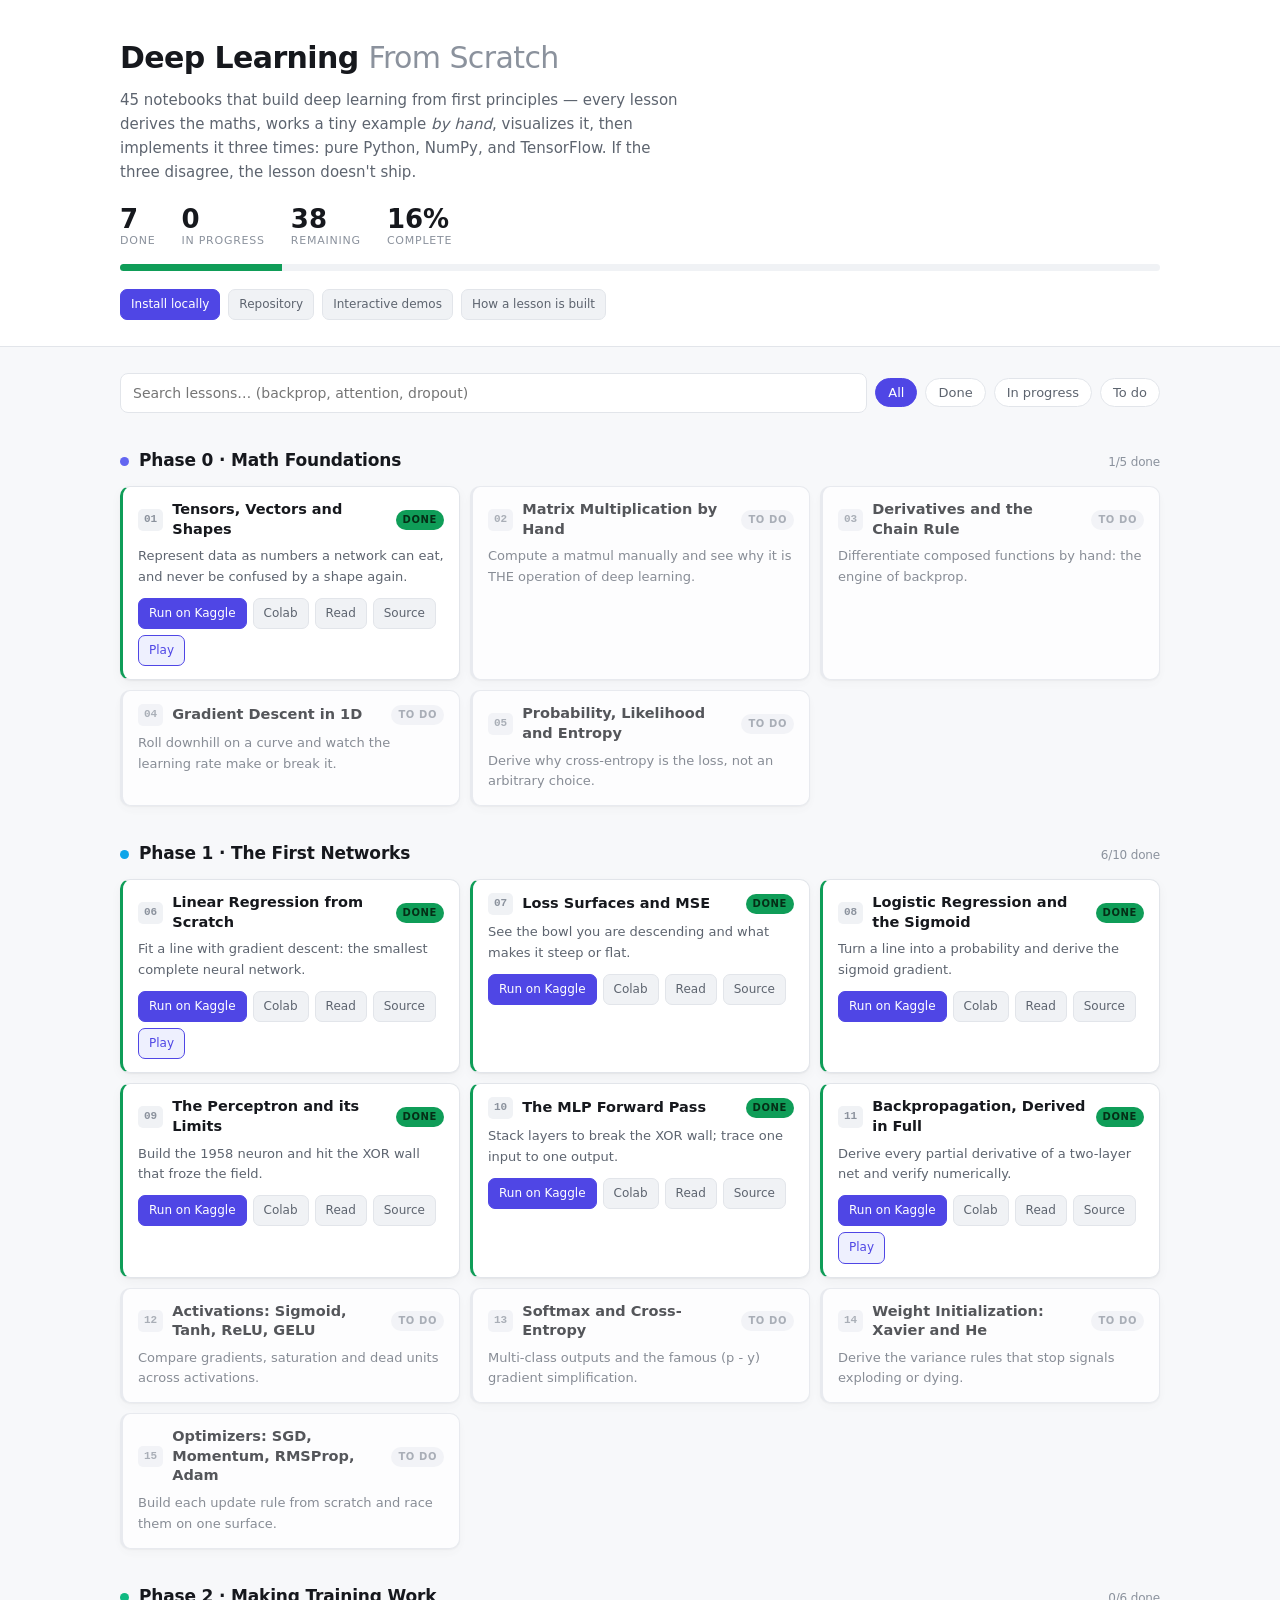
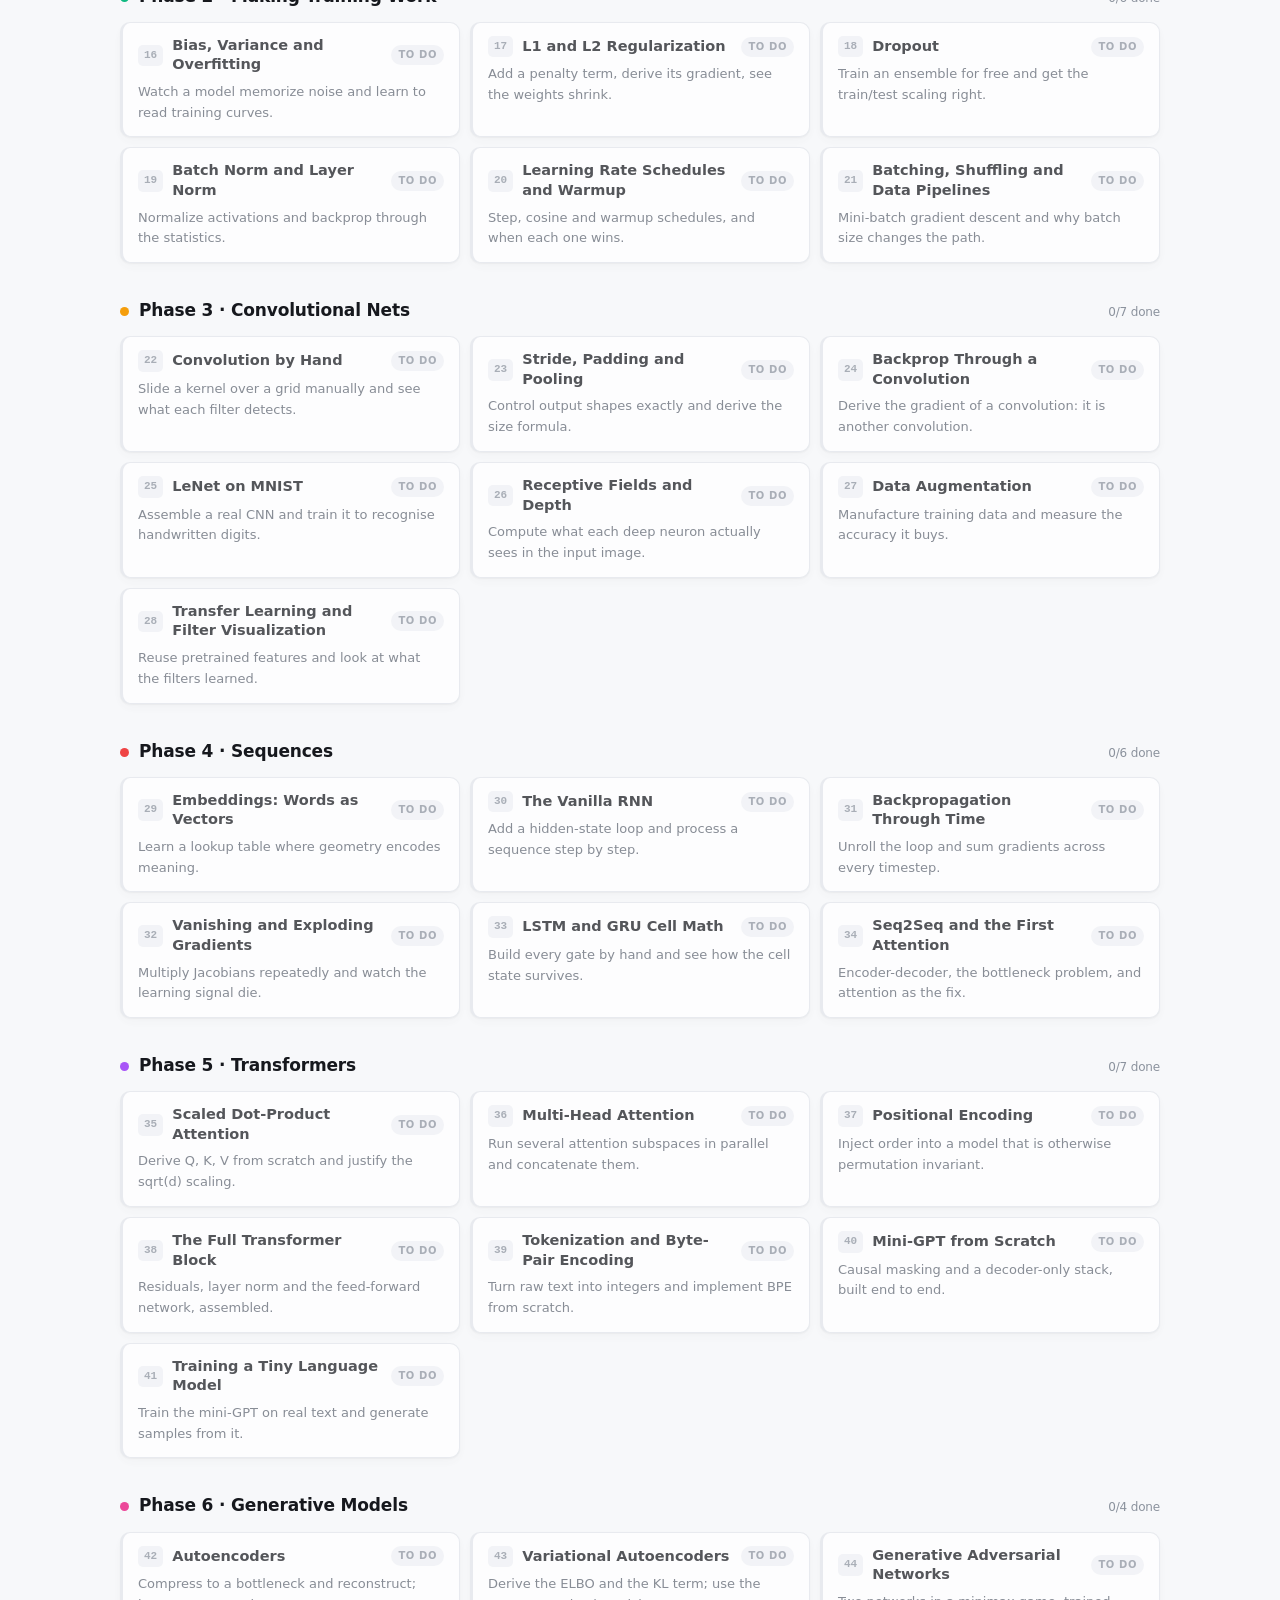
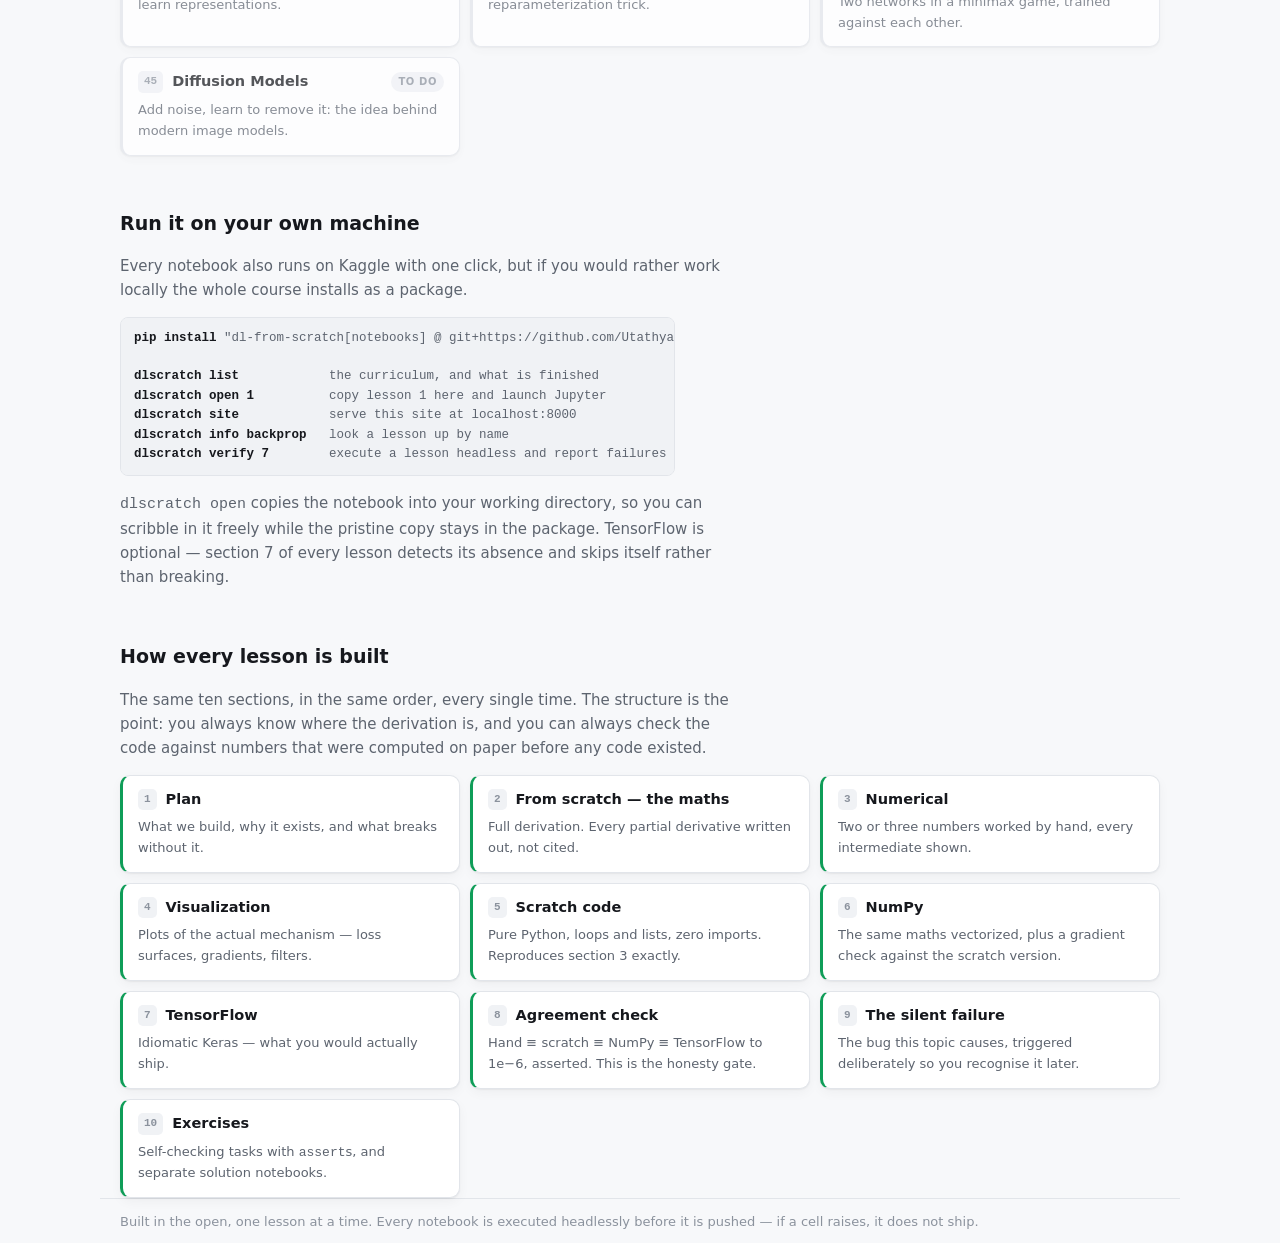
<file: docs/index.html>
<!doctype html>
<html lang="en">
<head>
<meta charset="utf-8">
<meta name="viewport" content="width=device-width, initial-scale=1">
<title>Deep Learning From Scratch</title>
<meta name="description" content="45 notebooks that build deep learning from first principles: derivation, worked numbers, visualization, pure Python, NumPy and TensorFlow. Runs on Kaggle.">
<link rel="stylesheet" href="css/style.css">
<link rel="icon" href="data:image/svg+xml,<svg xmlns='http://www.w3.org/2000/svg' viewBox='0 0 16 16'><text y='13' font-size='14'>🧠</text></svg>">
</head>
<body>

<header>
  <div class="wrap">
    <h1>Deep Learning <span class="thin">From Scratch</span></h1>
    <p class="tag">
      45 notebooks that build deep learning from first principles &mdash; every lesson
      derives the maths, works a tiny example <em>by hand</em>, visualizes it, then
      implements it three times: pure Python, NumPy, and TensorFlow. If the three
      disagree, the lesson doesn't ship.
    </p>

    <div class="stats">
      <div class="stat"><div class="n" id="s-done">0</div><div class="l">done</div></div>
      <div class="stat"><div class="n" id="s-prog">0</div><div class="l">in progress</div></div>
      <div class="stat"><div class="n" id="s-left">45</div><div class="l">remaining</div></div>
      <div class="stat"><div class="n" id="s-pct">0%</div><div class="l">complete</div></div>
    </div>
    <div class="bar"><i class="done" id="bar-done" style="width:0"></i><i class="prog" id="bar-prog" style="width:0"></i></div>

    <div class="links">
      <a class="btn primary" href="#install">Install locally</a>
      <a class="btn" id="repo-link" href="#">Repository</a>
      <a class="btn" href="playground.html">Interactive demos</a>
      <a class="btn" href="#how">How a lesson is built</a>
    </div>
  </div>
</header>

<main class="wrap">
  <div class="controls">
    <input type="search" id="q" placeholder="Search lessons&hellip; (backprop, attention, dropout)" aria-label="Search lessons">
    <button class="chip" data-filter="all" aria-pressed="true">All</button>
    <button class="chip" data-filter="done" aria-pressed="false">Done</button>
    <button class="chip" data-filter="in-progress" aria-pressed="false">In progress</button>
    <button class="chip" data-filter="todo" aria-pressed="false">To do</button>
  </div>

  <div id="phases"></div>
  <div class="empty" id="empty" hidden>Nothing matches that.</div>

  <section id="install" style="margin-top:52px">
    <h2 style="font-size:19px">Run it on your own machine</h2>
    <p style="color:var(--text-dim);max-width:65ch">
      Every notebook also runs on Kaggle with one click, but if you would rather
      work locally the whole course installs as a package.
    </p>
    <pre class="out" style="max-width:74ch"><b>pip install</b> "dl-from-scratch[notebooks] @ git+https://github.com/Utathyaworks/dl-from-scratch"

<b>dlscratch list</b>            the curriculum, and what is finished
<b>dlscratch open 1</b>          copy lesson 1 here and launch Jupyter
<b>dlscratch site</b>            serve this site at localhost:8000
<b>dlscratch info backprop</b>   look a lesson up by name
<b>dlscratch verify 7</b>        execute a lesson headless and report failures</pre>
    <p style="color:var(--text-dim);max-width:65ch">
      <code>dlscratch open</code> copies the notebook into your working directory, so you
      can scribble in it freely while the pristine copy stays in the package.
      TensorFlow is optional &mdash; section 7 of every lesson detects its absence
      and skips itself rather than breaking.
    </p>
  </section>

  <section id="how" style="margin-top:52px">
    <h2 style="font-size:19px">How every lesson is built</h2>
    <p style="color:var(--text-dim);max-width:65ch">
      The same ten sections, in the same order, every single time. The structure is
      the point: you always know where the derivation is, and you can always check
      the code against numbers that were computed on paper before any code existed.
    </p>
    <div class="grid">
      <div class="card done"><div class="top"><span class="num">1</span><h3>Plan</h3></div>
        <p class="goal">What we build, why it exists, and what breaks without it.</p></div>
      <div class="card done"><div class="top"><span class="num">2</span><h3>From scratch &mdash; the maths</h3></div>
        <p class="goal">Full derivation. Every partial derivative written out, not cited.</p></div>
      <div class="card done"><div class="top"><span class="num">3</span><h3>Numerical</h3></div>
        <p class="goal">Two or three numbers worked by hand, every intermediate shown.</p></div>
      <div class="card done"><div class="top"><span class="num">4</span><h3>Visualization</h3></div>
        <p class="goal">Plots of the actual mechanism &mdash; loss surfaces, gradients, filters.</p></div>
      <div class="card done"><div class="top"><span class="num">5</span><h3>Scratch code</h3></div>
        <p class="goal">Pure Python, loops and lists, zero imports. Reproduces section 3 exactly.</p></div>
      <div class="card done"><div class="top"><span class="num">6</span><h3>NumPy</h3></div>
        <p class="goal">The same maths vectorized, plus a gradient check against the scratch version.</p></div>
      <div class="card done"><div class="top"><span class="num">7</span><h3>TensorFlow</h3></div>
        <p class="goal">Idiomatic Keras &mdash; what you would actually ship.</p></div>
      <div class="card done"><div class="top"><span class="num">8</span><h3>Agreement check</h3></div>
        <p class="goal">Hand &equiv; scratch &equiv; NumPy &equiv; TensorFlow to 1e&minus;6, asserted. This is the honesty gate.</p></div>
      <div class="card done"><div class="top"><span class="num">9</span><h3>The silent failure</h3></div>
        <p class="goal">The bug this topic causes, triggered deliberately so you recognise it later.</p></div>
      <div class="card done"><div class="top"><span class="num">10</span><h3>Exercises</h3></div>
        <p class="goal">Self-checking tasks with <code>assert</code>s, and separate solution notebooks.</p></div>
    </div>
  </section>
</main>

<footer class="wrap">
  <p>Built in the open, one lesson at a time. Every notebook is executed headlessly
     before it is pushed &mdash; if a cell raises, it does not ship.</p>
</footer>

<script src="js/app.js"></script>
</body>
</html>
</file>
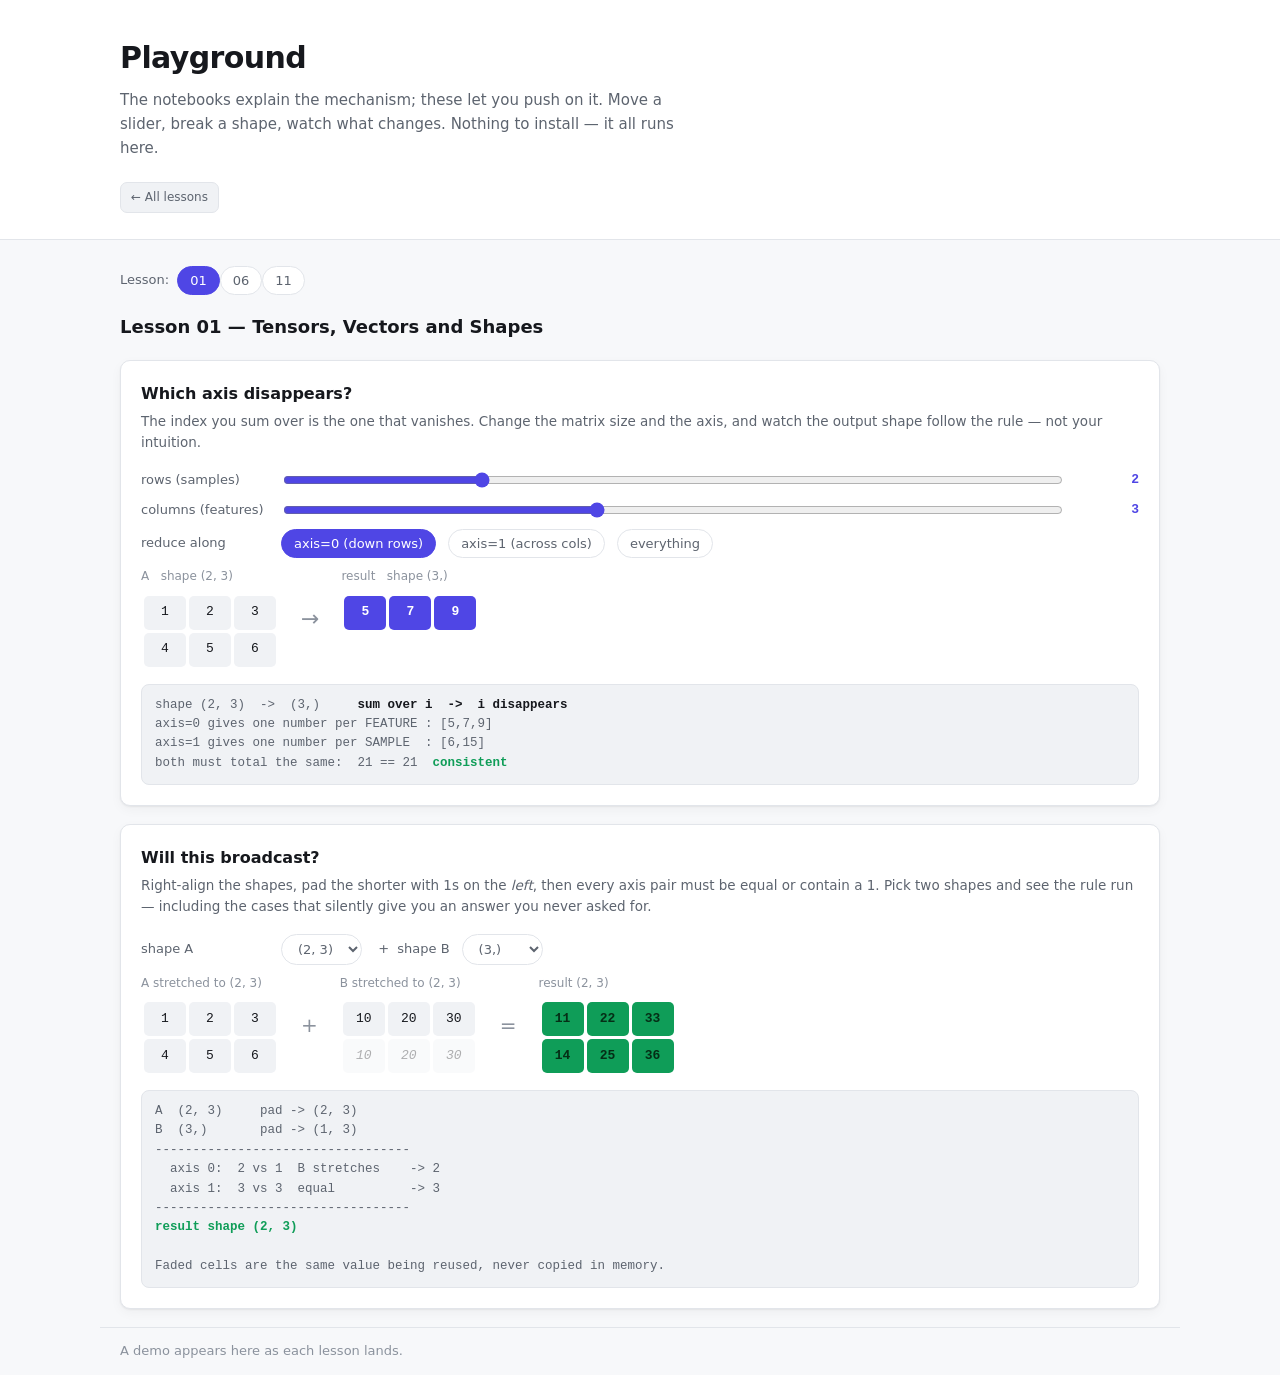
<file: docs/playground.html>
<!doctype html>
<html lang="en">
<head>
<meta charset="utf-8">
<meta name="viewport" content="width=device-width, initial-scale=1">
<title>Playground &mdash; Deep Learning From Scratch</title>
<meta name="description" content="Interactive demos for each lesson: poke at the mechanism until it is obvious.">
<link rel="stylesheet" href="css/style.css">
<link rel="icon" href="data:image/svg+xml,<svg xmlns='http://www.w3.org/2000/svg' viewBox='0 0 16 16'><text y='13' font-size='14'>🎛️</text></svg>">
</head>
<body>

<header>
  <div class="wrap">
    <h1>Playground</h1>
    <p class="tag">
      The notebooks explain the mechanism; these let you push on it. Move a slider,
      break a shape, watch what changes. Nothing to install &mdash; it all runs here.
    </p>
    <div class="links">
      <a class="btn" href="index.html">&larr; All lessons</a>
    </div>
  </div>
</header>

<main class="wrap">
  <div class="controls">
    <span style="font-size:13px;color:var(--text-dim)">Lesson:</span>
    <span id="lesson-chips"></span>
  </div>
  <div id="demos"></div>
</main>

<footer class="wrap">
  <p>A demo appears here as each lesson lands.</p>
</footer>

<script src="js/playground.js"></script>
</body>
</html>
</file>
<file: docs/css/style.css>
/* Deep Learning From Scratch -- companion site
   Plain CSS, no build step. Tokens on :root, dark variant swapped below. */

:root {
  --bg:        #f7f8fa;
  --surface:   #ffffff;
  --surface-2: #f0f2f5;
  --border:    #e2e5ea;
  --text:      #16181d;
  --text-dim:  #5d646f;
  --text-mute: #8b929d;
  --accent:    #4f46e5;
  --accent-dim:#eef0fe;
  --done:      #0f9d58;
  --prog:      #e8a33d;
  --shadow:    0 1px 2px rgba(16, 18, 24, .06), 0 4px 12px rgba(16, 18, 24, .04);
  --radius:    10px;
  --mono: ui-monospace, "SF Mono", "Cascadia Mono", Menlo, Consolas, monospace;
  --sans: system-ui, -apple-system, "Segoe UI", Roboto, Helvetica, Arial, sans-serif;
}

@media (prefers-color-scheme: dark) {
  :root:not([data-theme="light"]) {
    --bg:        #0e1014;
    --surface:   #171a21;
    --surface-2: #1e222b;
    --border:    #2a2f3a;
    --text:      #e8eaee;
    --text-dim:  #a2a9b6;
    --text-mute: #6e7683;
    --accent:    #8b87ff;
    --accent-dim:#1f1d3d;
    --done:      #3ddc84;
    --prog:      #f0b64b;
    --shadow:    0 1px 2px rgba(0, 0, 0, .3), 0 4px 16px rgba(0, 0, 0, .2);
  }
}

* { box-sizing: border-box; }

body {
  margin: 0;
  font-family: var(--sans);
  font-size: 15px;
  line-height: 1.6;
  color: var(--text);
  background: var(--bg);
  -webkit-font-smoothing: antialiased;
}

a { color: var(--accent); text-decoration: none; }
a:hover { text-decoration: underline; }

.wrap { max-width: 1080px; margin: 0 auto; padding: 0 20px; }

/* ---------------------------------------------------------------- header */
header {
  border-bottom: 1px solid var(--border);
  background: var(--surface);
  padding: 34px 0 26px;
}
header h1 {
  margin: 0 0 6px;
  font-size: 30px;
  letter-spacing: -.02em;
  font-weight: 700;
}
header h1 .thin { color: var(--text-mute); font-weight: 400; }
header p.tag { margin: 0 0 22px; color: var(--text-dim); max-width: 60ch; }

.stats { display: flex; gap: 26px; flex-wrap: wrap; align-items: flex-end; margin-bottom: 14px; }
.stat .n { font-size: 26px; font-weight: 700; font-variant-numeric: tabular-nums; line-height: 1; }
.stat .l { font-size: 11px; color: var(--text-mute); text-transform: uppercase; letter-spacing: .07em; }

.bar { height: 7px; background: var(--surface-2); border-radius: 99px; overflow: hidden; display: flex; }
.bar i { display: block; height: 100%; transition: width .5s ease; }
.bar i.done { background: var(--done); }
.bar i.prog { background: var(--prog); }

.links { display: flex; gap: 8px; flex-wrap: wrap; margin-top: 18px; }

/* ---------------------------------------------------------------- controls */
.controls {
  display: flex; gap: 8px; flex-wrap: wrap; align-items: center;
  margin: 26px 0 18px;
}
input[type="search"] {
  flex: 1 1 220px; min-width: 180px;
  padding: 8px 12px;
  font: inherit; font-size: 14px;
  color: var(--text);
  background: var(--surface);
  border: 1px solid var(--border);
  border-radius: 8px;
}
input[type="search"]:focus { outline: 2px solid var(--accent); outline-offset: -1px; }

.chip {
  padding: 6px 12px;
  font-size: 13px;
  border: 1px solid var(--border);
  border-radius: 99px;
  background: var(--surface);
  color: var(--text-dim);
  cursor: pointer;
  font-family: inherit;
}
.chip:hover { border-color: var(--accent); color: var(--text); }
.chip[aria-pressed="true"] {
  background: var(--accent); border-color: var(--accent); color: #fff; font-weight: 500;
}

/* ---------------------------------------------------------------- phases */
.phase { margin: 34px 0; }
.phase > h2 {
  display: flex; align-items: baseline; gap: 10px;
  margin: 0 0 4px; font-size: 17px; font-weight: 650; letter-spacing: -.01em;
}
.phase > h2 .dot { width: 9px; height: 9px; border-radius: 50%; flex: none; }
.phase > h2 .count { margin-left: auto; font-size: 12px; color: var(--text-mute); font-weight: 400; }

.grid { display: grid; gap: 10px; grid-template-columns: repeat(auto-fill, minmax(320px, 1fr)); margin-top: 12px; }

/* ---------------------------------------------------------------- cards */
.card {
  background: var(--surface);
  border: 1px solid var(--border);
  border-left: 3px solid var(--border);
  border-radius: var(--radius);
  padding: 13px 15px;
  box-shadow: var(--shadow);
  display: flex; flex-direction: column; gap: 7px;
}
.card.done { border-left-color: var(--done); }
.card.in-progress { border-left-color: var(--prog); }
.card.todo { opacity: .72; }

.card .top { display: flex; align-items: center; gap: 9px; }
.card .num {
  font-family: var(--mono); font-size: 11px; font-weight: 600;
  color: var(--text-mute); background: var(--surface-2);
  padding: 2px 6px; border-radius: 5px;
}
.card h3 { margin: 0; font-size: 14.5px; font-weight: 600; line-height: 1.35; flex: 1; }
.card .goal { margin: 0; font-size: 13px; color: var(--text-dim); }

.badge {
  font-size: 10px; text-transform: uppercase; letter-spacing: .06em; font-weight: 700;
  padding: 2px 7px; border-radius: 99px; white-space: nowrap;
}
.badge.done { background: var(--done); color: #052e16; }
.badge.in-progress { background: var(--prog); color: #3b2506; }
.badge.todo { background: var(--surface-2); color: var(--text-mute); }

.actions { display: flex; gap: 6px; flex-wrap: wrap; margin-top: 3px; }
.btn {
  font-size: 12px; font-weight: 500;
  padding: 5px 10px;
  border: 1px solid var(--border);
  border-radius: 7px;
  background: var(--surface-2);
  color: var(--text-dim);
  cursor: pointer; font-family: inherit;
}
.btn:hover { border-color: var(--accent); color: var(--accent); text-decoration: none; }
.btn.primary { background: var(--accent); border-color: var(--accent); color: #fff; }
.btn.primary:hover { color: #fff; filter: brightness(1.08); }
.btn.play { background: var(--accent-dim); border-color: var(--accent); color: var(--accent); }

.empty { text-align: center; padding: 50px 20px; color: var(--text-mute); }

/* ---------------------------------------------------------------- playground */
.demo {
  background: var(--surface); border: 1px solid var(--border);
  border-radius: var(--radius); padding: 20px; box-shadow: var(--shadow); margin: 18px 0;
}
.demo h3 { margin: 0 0 4px; font-size: 16px; }
.demo p.lede { margin: 0 0 16px; color: var(--text-dim); font-size: 13.5px; }

.ctl-row { display: flex; align-items: center; gap: 12px; margin: 9px 0; flex-wrap: wrap; }
.ctl-row label { font-size: 13px; min-width: 128px; color: var(--text-dim); }
.ctl-row input[type="range"] { flex: 1 1 150px; min-width: 110px; accent-color: var(--accent); }
.ctl-row output {
  font-family: var(--mono); font-size: 13px; font-weight: 600;
  min-width: 62px; text-align: right; color: var(--accent);
}

.tensor { border-collapse: separate; border-spacing: 3px; font-family: var(--mono); font-size: 13px; }
.tensor td {
  width: 42px; height: 34px; text-align: center; border-radius: 5px;
  background: var(--surface-2); color: var(--text); font-variant-numeric: tabular-nums;
}
.tensor td.hl  { background: var(--accent); color: #fff; font-weight: 700; }
.tensor td.hl2 { background: var(--done); color: #052e16; font-weight: 700; }
.tensor td.ghost { opacity: .35; font-style: italic; }
.tensor caption { caption-side: top; font-family: var(--sans); font-size: 12px;
                  color: var(--text-mute); padding-bottom: 6px; text-align: left; }

.panels { display: flex; gap: 22px; flex-wrap: wrap; align-items: flex-start; }

pre.out {
  background: var(--surface-2); border: 1px solid var(--border);
  border-radius: 8px; padding: 11px 13px; margin: 14px 0 0;
  font-family: var(--mono); font-size: 12.5px; line-height: 1.55;
  color: var(--text-dim); overflow-x: auto; white-space: pre;
}
pre.out b { color: var(--text); }
pre.out .err { color: #ef4444; font-weight: 600; }
pre.out .ok  { color: var(--done); font-weight: 600; }

footer {
  border-top: 1px solid var(--border); margin-top: 52px; padding: 24px 0 40px;
  color: var(--text-mute); font-size: 13px;
}

@media (max-width: 560px) {
  .grid { grid-template-columns: 1fr; }
  header h1 { font-size: 24px; }
  .ctl-row label { min-width: 100%; }
}
</file>
